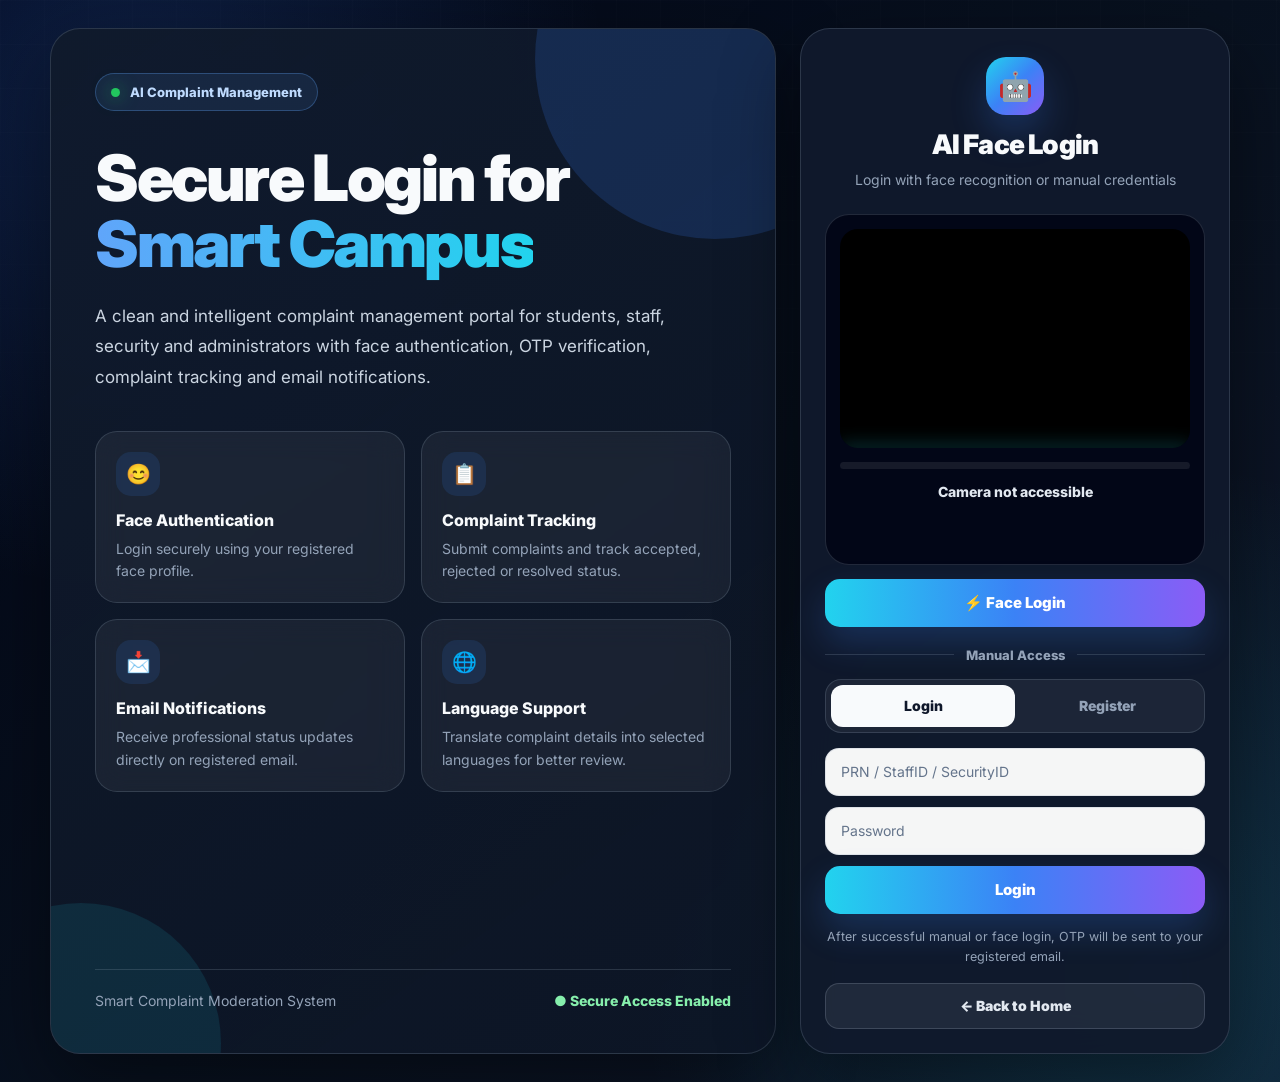
<file: templates/index.html>
<!DOCTYPE html>
<html lang="en">

<head>

    <meta charset="UTF-8">

    <meta name="viewport" content="width=device-width, initial-scale=1.0, maximum-scale=1.0">

    <title>AI Face Login</title>

    <link href="https://fonts.googleapis.com/css2?family=Inter:wght@400;500;600;700;800;900&display=swap"
        rel="stylesheet">

    <style>
        /* ================= GLOBAL RESET ================= */

        * {
            margin: 0;
            padding: 0;
            box-sizing: border-box;
        }

        html {
            width: 100%;
            min-height: 100%;
            scroll-behavior: smooth;
        }

        body {
            width: 100%;
            min-height: 100vh;
            font-family: "Inter", sans-serif;
            background: #08111f;
            color: #f8fafc;
            overflow-x: hidden;
        }

        button,
        input,
        select {
            font-family: inherit;
        }

        button {
            border: none;
            cursor: pointer;
        }

        img,
        video {
            max-width: 100%;
        }

        :root {
            --bg-main: #08111f;
            --bg-card: #101a2c;
            --bg-card-2: #0d1626;
            --bg-input: #f8fafc;
            --border: rgba(148, 163, 184, 0.22);
            --border-strong: rgba(148, 163, 184, 0.35);
            --text-main: #f8fafc;
            --text-soft: #cbd5e1;
            --text-muted: #94a3b8;
            --blue: #3b82f6;
            --cyan: #22d3ee;
            --green: #22c55e;
            --red: #ef4444;
            --orange: #f59e0b;
            --purple: #8b5cf6;
            --shadow: 0 28px 80px rgba(0, 0, 0, 0.45);
            --radius-xl: 30px;
            --radius-lg: 22px;
            --radius-md: 16px;
        }

        /* ================= BACKGROUND ================= */

        .app-bg {
            min-height: 100vh;
            width: 100%;
            position: relative;
            background:
                radial-gradient(circle at 10% 10%, rgba(59, 130, 246, 0.20), transparent 32%),
                radial-gradient(circle at 90% 90%, rgba(34, 211, 238, 0.16), transparent 34%),
                linear-gradient(135deg, #020617 0%, #08111f 52%, #0f172a 100%);
            padding: 28px;
            display: flex;
            align-items: center;
            justify-content: center;
        }

        .app-bg::before {
            content: "";
            position: fixed;
            inset: 0;
            pointer-events: none;
            background-image:
                linear-gradient(rgba(255, 255, 255, 0.035) 1px, transparent 1px),
                linear-gradient(90deg, rgba(255, 255, 255, 0.035) 1px, transparent 1px);
            background-size: 44px 44px;
            opacity: 0.45;
            mask-image: linear-gradient(to bottom, rgba(0, 0, 0, 0.85), transparent);
        }

        /* ================= MAIN LAYOUT ================= */

        .login-shell {
            width: 100%;
            max-width: 1180px;
            position: relative;
            z-index: 2;
            display: grid;
            grid-template-columns: minmax(0, 1fr) 430px;
            gap: 24px;
            align-items: stretch;
        }

        /* ================= LEFT INFO PANEL ================= */

        .info-panel {
            min-height: 690px;
            border-radius: var(--radius-xl);
            border: 1px solid var(--border);
            background:
                linear-gradient(145deg, rgba(16, 26, 44, 0.96), rgba(13, 22, 38, 0.86));
            box-shadow: var(--shadow);
            padding: 44px;
            position: relative;
            overflow: hidden;
            display: flex;
            flex-direction: column;
            justify-content: space-between;
        }

        .info-panel::before {
            content: "";
            position: absolute;
            width: 360px;
            height: 360px;
            border-radius: 50%;
            top: -150px;
            right: -120px;
            background: rgba(59, 130, 246, 0.18);
        }

        .info-panel::after {
            content: "";
            position: absolute;
            width: 280px;
            height: 280px;
            border-radius: 50%;
            bottom: -130px;
            left: -110px;
            background: rgba(34, 211, 238, 0.11);
        }

        .info-content {
            position: relative;
            z-index: 2;
        }

        .brand-badge {
            width: fit-content;
            display: inline-flex;
            align-items: center;
            gap: 10px;
            padding: 10px 15px;
            border-radius: 999px;
            border: 1px solid rgba(96, 165, 250, 0.30);
            background: rgba(96, 165, 250, 0.10);
            color: #bfdbfe;
            font-size: 13px;
            font-weight: 800;
            margin-bottom: 34px;
        }

        .brand-dot {
            width: 9px;
            height: 9px;
            border-radius: 50%;
            background: var(--green);
            box-shadow: 0 0 18px rgba(34, 197, 94, 0.75);
        }

        .main-title {
            max-width: 720px;
            font-size: clamp(42px, 5vw, 68px);
            line-height: 1.03;
            letter-spacing: -2.4px;
            font-weight: 900;
            margin-bottom: 24px;
        }

        .main-title span {
            background: linear-gradient(90deg, #60a5fa, #22d3ee);
            -webkit-background-clip: text;
            color: transparent;
        }

        .main-desc {
            max-width: 680px;
            color: var(--text-soft);
            font-size: 17px;
            line-height: 1.8;
        }

        .feature-grid {
            position: relative;
            z-index: 2;
            display: grid;
            grid-template-columns: repeat(2, minmax(0, 1fr));
            gap: 16px;
            margin-top: 38px;
        }

        .feature-card {
            border-radius: 22px;
            padding: 20px;
            border: 1px solid var(--border);
            background: rgba(255, 255, 255, 0.055);
            backdrop-filter: blur(14px);
            transition: 0.25s ease;
        }

        .feature-card:hover {
            transform: translateY(-4px);
            background: rgba(255, 255, 255, 0.075);
            border-color: rgba(96, 165, 250, 0.35);
        }

        .feature-icon {
            width: 44px;
            height: 44px;
            border-radius: 15px;
            display: flex;
            align-items: center;
            justify-content: center;
            margin-bottom: 14px;
            font-size: 20px;
            background: rgba(59, 130, 246, 0.13);
            color: #93c5fd;
        }

        .feature-card h3 {
            font-size: 16px;
            font-weight: 800;
            margin-bottom: 8px;
        }

        .feature-card p {
            color: var(--text-muted);
            font-size: 14px;
            line-height: 1.6;
        }

        .info-footer {
            position: relative;
            z-index: 2;
            display: flex;
            align-items: center;
            justify-content: space-between;
            gap: 14px;
            margin-top: 34px;
            padding-top: 22px;
            border-top: 1px solid var(--border);
            color: var(--text-muted);
            font-size: 14px;
        }

        .secure-status {
            display: inline-flex;
            align-items: center;
            gap: 8px;
            color: #86efac;
            font-weight: 800;
        }

        /* ================= AUTH CARD ================= */

        .auth-card {
            min-height: 690px;
            border-radius: var(--radius-xl);
            border: 1px solid var(--border);
            background: rgba(16, 26, 44, 0.96);
            box-shadow: var(--shadow);
            padding: 24px;
            backdrop-filter: blur(20px);
            display: flex;
            flex-direction: column;
        }

        .mobile-heading {
            display: none;
            text-align: center;
            margin-bottom: 18px;
        }

        .mobile-heading h1 {
            font-size: 30px;
            line-height: 1.1;
            font-weight: 900;
            letter-spacing: -1px;
        }

        .mobile-heading h1 span {
            color: #60a5fa;
        }

        .mobile-heading p {
            margin-top: 8px;
            color: var(--text-muted);
            font-size: 14px;
            line-height: 1.5;
        }

        .auth-header {
            text-align: center;
            padding: 4px 0 16px;
        }

        .auth-logo {
            width: 58px;
            height: 58px;
            margin: 0 auto 13px;
            border-radius: 20px;
            background: linear-gradient(135deg, #22d3ee, #3b82f6, #8b5cf6);
            display: flex;
            align-items: center;
            justify-content: center;
            font-size: 28px;
            box-shadow: 0 18px 36px rgba(59, 130, 246, 0.24);
        }

        .auth-header h2 {
            font-size: 27px;
            font-weight: 900;
            letter-spacing: -0.8px;
        }

        .auth-header p {
            color: var(--text-muted);
            font-size: 14px;
            margin-top: 8px;
            line-height: 1.5;
        }

        /* ================= CAMERA ================= */

        .camera-card {
            border: 1px solid var(--border);
            background: #020617;
            border-radius: 24px;
            padding: 14px;
            margin-top: 8px;
            overflow: hidden;
        }

        .video-box {
            position: relative;
            border-radius: 18px;
            overflow: hidden;
            background: #000;
            aspect-ratio: 16 / 10;
        }

        video {
            display: block;
            width: 100%;
            height: 100%;
            object-fit: cover;
            background: #000;
        }

        .scan-line {
            position: absolute;
            left: 0;
            width: 100%;
            height: 3px;
            background: linear-gradient(90deg, transparent, #22d3ee, transparent);
            box-shadow: 0 0 18px rgba(34, 211, 238, 0.85);
            animation: scan 2.4s linear infinite;
        }

        @keyframes scan {
            0% {
                top: 0;
            }

            100% {
                top: 100%;
            }
        }

        .progress-track {
            height: 7px;
            width: 100%;
            border-radius: 999px;
            background: rgba(255, 255, 255, 0.08);
            margin-top: 14px;
            overflow: hidden;
        }

        .progress-fill {
            height: 100%;
            width: 0%;
            border-radius: 999px;
            background: linear-gradient(90deg, #22d3ee, #3b82f6);
            transition: 0.2s ease;
        }

        #status {
            text-align: center;
            margin: 14px 0 0;
            font-weight: 800;
            color: #e2e8f0;
            font-size: 14px;
        }

        #otpStatus {
            min-height: 20px;
            margin-top: 8px;
            font-size: 13px;
            text-align: center;
            font-weight: 700;
        }

        #timerText {
            min-height: 18px;
            margin-top: 4px;
            font-size: 12px;
            color: var(--text-muted);
            text-align: center;
        }

        /* ================= BUTTONS ================= */

        .primary-btn {
            width: 100%;
            min-height: 48px;
            border-radius: 15px;
            color: white;
            font-size: 15px;
            font-weight: 850;
            background: linear-gradient(90deg, #22d3ee, #3b82f6, #8b5cf6);
            box-shadow: 0 16px 34px rgba(59, 130, 246, 0.22);
            transition: 0.22s ease;
        }

        .primary-btn:hover {
            transform: translateY(-2px);
            filter: brightness(1.07);
        }

        .primary-btn:active {
            transform: translateY(0);
        }

        .face-btn {
            margin-top: 14px;
        }

        .secondary-btn {
            width: 100%;
            min-height: 46px;
            border-radius: 14px;
            color: #e2e8f0;
            background: rgba(255, 255, 255, 0.08);
            border: 1px solid var(--border);
            font-size: 14px;
            font-weight: 850;
            transition: 0.22s ease;
        }

        .secondary-btn:hover:not(:disabled) {
            background: rgba(255, 255, 255, 0.13);
        }

        .secondary-btn:disabled {
            opacity: 0.45;
            cursor: not-allowed;
        }

        .admin-login-btn {
            width: 100%;
            min-height: 48px;
            margin-bottom: 15px;
            border-radius: 15px;
            color: #ffffff;
            font-size: 15px;
            font-weight: 900;
            background: linear-gradient(90deg, #2563eb, #7c3aed);
            box-shadow: 0 16px 34px rgba(37, 99, 235, 0.22);
            transition: 0.22s ease;
        }

        .admin-login-btn:hover {
            transform: translateY(-2px);
            filter: brightness(1.08);
        }

        /* ================= FORMS ================= */

        .divider {
            display: flex;
            align-items: center;
            gap: 12px;
            margin: 20px 0 16px;
            color: var(--text-muted);
            font-size: 13px;
            font-weight: 800;
        }

        .divider::before,
        .divider::after {
            content: "";
            height: 1px;
            flex: 1;
            background: var(--border);
        }

        .tabs {
            display: grid;
            grid-template-columns: 1fr 1fr;
            padding: 5px;
            border-radius: 16px;
            border: 1px solid var(--border);
            background: rgba(255, 255, 255, 0.055);
            margin-bottom: 15px;
        }

        .tab-btn {
            min-height: 42px;
            border-radius: 12px;
            background: transparent;
            color: var(--text-muted);
            font-size: 14px;
            font-weight: 850;
            transition: 0.2s ease;
        }

        .tab-btn.active {
            background: #f8fafc;
            color: #0f172a;
        }

        .form-section {
            display: none;
            animation: fadeUp 0.25s ease;
        }

        .form-section.active {
            display: block;
        }

        @keyframes fadeUp {
            from {
                opacity: 0;
                transform: translateY(8px);
            }

            to {
                opacity: 1;
                transform: translateY(0);
            }
        }

        .input-group {
            display: flex;
            flex-direction: column;
            gap: 11px;
        }

        input,
        select {
            width: 100%;
            height: 48px;
            border-radius: 14px;
            border: 1px solid rgba(148, 163, 184, 0.22);
            background: rgba(255, 255, 255, 0.96);
            color: #0f172a;
            padding: 0 15px;
            font-size: 14px;
            outline: none;
        }

        input::placeholder {
            color: #64748b;
        }

        input:focus,
        select:focus {
            border-color: var(--cyan);
            box-shadow: 0 0 0 4px rgba(34, 211, 238, 0.16);
        }

        .help-text {
            color: var(--text-muted);
            text-align: center;
            font-size: 12.5px;
            line-height: 1.6;
            margin-top: 13px;
        }

        .register-note {
            padding: 12px 14px;
            border-radius: 16px;
            background: rgba(34, 197, 94, 0.08);
            border: 1px solid rgba(34, 197, 94, 0.18);
            color: #bbf7d0;
            font-size: 12.5px;
            line-height: 1.6;
            margin-bottom: 12px;
        }

        /* ================= OTP BLOCKS ================= */

        .otp-section {
            width: 100%;
            margin-top: 6px;
            padding: 16px;
            border-radius: 20px;
            background: rgba(15, 23, 42, 0.78);
            border: 1px solid rgba(148, 163, 184, 0.22);
            box-shadow:
                inset 0 1px 0 rgba(255, 255, 255, 0.04),
                0 18px 40px rgba(0, 0, 0, 0.22);
            display: none;
            animation: fadeUp 0.25s ease;
        }

        .otp-section.show {
            display: block;
        }

        .otp-small-title {
            margin: 0 0 12px;
            text-align: center;
            color: #e5e7eb;
            font-size: 14px;
            font-weight: 900;
            letter-spacing: 0.3px;
        }

        .otp-box-container {
            display: flex;
            justify-content: center;
            gap: 8px;
        }

        .otp-box {
            width: 46px;
            height: 54px;
            border: 1.5px solid rgba(148, 163, 184, 0.35);
            border-radius: 15px;
            background: rgba(2, 6, 23, 0.75);
            color: #ffffff;
            text-align: center;
            font-size: 23px;
            font-weight: 900;
            outline: none;
            transition: 0.25s ease;
            padding: 0;
            box-shadow:
                0 10px 24px rgba(0, 0, 0, 0.25),
                inset 0 1px 0 rgba(255, 255, 255, 0.05);
        }

        .otp-box:focus {
            border-color: #22d3ee;
            box-shadow:
                0 0 0 4px rgba(34, 211, 238, 0.14),
                0 0 25px rgba(34, 211, 238, 0.28);
            transform: translateY(-2px);
        }

        .otp-box.filled {
            border-color: #22c55e;
            background: rgba(20, 83, 45, 0.45);
            color: #dcfce7;
        }

        .otp-box.error {
            border-color: #ef4444;
            background: rgba(127, 29, 29, 0.42);
            color: #fee2e2;
            animation: shake 0.25s ease;
        }

        .otp-msg {
            min-height: 20px;
            margin: 12px 0 0;
            text-align: center;
            font-size: 13px;
            font-weight: 800;
        }

        .otp-msg.success {
            color: #86efac;
        }

        .otp-msg.error {
            color: #fca5a5;
        }

        .otp-msg.info {
            color: #67e8f9;
        }

        .otp-resend-btn {
            width: 100%;
            margin-top: 13px;
            padding: 13px;
            border: none;
            border-radius: 15px;
            background: rgba(30, 41, 59, 0.92);
            color: #e5e7eb;
            font-size: 14px;
            font-weight: 900;
            cursor: pointer;
            transition: 0.25s ease;
            border: 1px solid rgba(148, 163, 184, 0.22);
        }

        .otp-resend-btn:hover:not(:disabled) {
            background: linear-gradient(135deg, #22d3ee, #d946ef);
            color: white;
            transform: translateY(-2px);
        }

        .otp-resend-btn:disabled {
            opacity: 0.45;
            cursor: not-allowed;
        }

        @keyframes shake {
            0% {
                transform: translateX(0);
            }

            25% {
                transform: translateX(-4px);
            }

            50% {
                transform: translateX(4px);
            }

            75% {
                transform: translateX(-4px);
            }

            100% {
                transform: translateX(0);
            }
        }


        /* ================= BACK TO HOME BUTTON ================= */

        .back-home-wrap {
            width: 100%;
            margin-top: 16px;
        }

        .back-home-btn {
            width: 100%;
            min-height: 46px;
            border-radius: 14px;
            border: 1px solid rgba(148, 163, 184, 0.25);
            background: rgba(255, 255, 255, 0.07);
            color: #e2e8f0;
            font-size: 14px;
            font-weight: 900;
            cursor: pointer;
            transition: 0.25s ease;
        }

        .back-home-btn:hover {
            background: rgba(59, 130, 246, 0.18);
            border-color: rgba(96, 165, 250, 0.55);
            color: #ffffff;
            transform: translateY(-2px);
            box-shadow: 0 14px 30px rgba(37, 99, 235, 0.18);
        }

        /* ================= RESPONSIVE PC / TABLET ================= */

        @media(max-width: 1100px) {

            .app-bg {
                padding: 22px;
                align-items: flex-start;
            }

            .login-shell {
                grid-template-columns: 1fr;
                max-width: 760px;
            }

            .info-panel {
                min-height: auto;
            }

            .auth-card {
                min-height: auto;
            }

            .main-title {
                font-size: clamp(38px, 7vw, 58px);
            }

        }

        /* ================= MOBILE ================= */

        @media(max-width: 720px) {

            .app-bg {
                padding: 14px;
                min-height: 100dvh;
            }

            .login-shell {
                max-width: 100%;
                gap: 0;
            }

            .info-panel {
                display: none;
            }

            .auth-card {
                width: 100%;
                min-height: auto;
                border-radius: 24px;
                padding: 18px;
            }

            .mobile-heading {
                display: block;
            }

            .auth-logo {
                width: 52px;
                height: 52px;
                border-radius: 18px;
                font-size: 25px;
            }

            .auth-header h2 {
                font-size: 24px;
            }

            .auth-header p {
                font-size: 13px;
            }

            .camera-card {
                border-radius: 20px;
                padding: 12px;
            }

            .video-box {
                border-radius: 15px;
                aspect-ratio: 4 / 3;
            }

            .primary-btn,
            .secondary-btn,
            input,
            select {
                min-height: 46px;
                height: 46px;
                font-size: 14px;
            }

            .otp-box-container {
                gap: 7px;
            }

            .otp-box {
                width: 42px;
                height: 52px;
                font-size: 21px;
                border-radius: 13px;
            }

        }

        /* ================= SMALL MOBILE ================= */

        @media(max-width: 420px) {

            .app-bg {
                padding: 10px;
            }

            .auth-card {
                border-radius: 20px;
                padding: 15px;
            }

            .mobile-heading h1 {
                font-size: 26px;
            }

            .auth-header h2 {
                font-size: 22px;
            }

            .tabs {
                margin-bottom: 12px;
            }

            .divider {
                margin: 16px 0 13px;
            }

            .input-group {
                gap: 10px;
            }

            .otp-section {
                padding: 14px;
            }

            .otp-box-container {
                gap: 6px;
            }

            .otp-box {
                width: 36px;
                height: 48px;
                font-size: 19px;
                border-radius: 12px;
            }

        }
    </style>

</head>

<body>

    <main class="app-bg">

        <div class="login-shell">

            <!-- ================= LEFT PANEL FOR PC ================= -->
            <section class="info-panel">

                <div class="info-content">

                    <div class="brand-badge">
                        <span class="brand-dot"></span>
                        AI Complaint Management
                    </div>

                    <h1 class="main-title">
                        Secure Login for <span>Smart Campus</span>
                    </h1>

                    <p class="main-desc">
                        A clean and intelligent complaint management portal for students, staff,
                        security and administrators with face authentication, OTP verification,
                        complaint tracking and email notifications.
                    </p>

                    <div class="feature-grid">

                        <div class="feature-card">
                            <div class="feature-icon">😊</div>
                            <h3>Face Authentication</h3>
                            <p>
                                Login securely using your registered face profile.
                            </p>
                        </div>

                        <div class="feature-card">
                            <div class="feature-icon">📋</div>
                            <h3>Complaint Tracking</h3>
                            <p>
                                Submit complaints and track accepted, rejected or resolved status.
                            </p>
                        </div>

                        <div class="feature-card">
                            <div class="feature-icon">📩</div>
                            <h3>Email Notifications</h3>
                            <p>
                                Receive professional status updates directly on registered email.
                            </p>
                        </div>

                        <div class="feature-card">
                            <div class="feature-icon">🌐</div>
                            <h3>Language Support</h3>
                            <p>
                                Translate complaint details into selected languages for better review.
                            </p>
                        </div>

                    </div>

                </div>

                <div class="info-footer">

                    <span>
                        Smart Complaint Moderation System
                    </span>

                    <span class="secure-status">
                        ● Secure Access Enabled
                    </span>

                </div>

            </section>

            <!-- ================= RIGHT LOGIN CARD ================= -->
            <section class="auth-card">

                <div class="mobile-heading">

                    <h1>
                        AI <span>Complaint</span>
                    </h1>

                    <p>
                        Face login and complaint management portal
                    </p>

                </div>

                <div class="auth-header">

                    <div class="auth-logo">
                        🤖
                    </div>

                    <h2>
                        AI Face Login
                    </h2>

                    <p>
                        Login with face recognition or manual credentials
                    </p>

                </div>

                <div class="camera-card">

                    <div class="video-box">

                        <video id="video" autoplay muted playsinline>
                        </video>

                        <div class="scan-line"></div>

                    </div>

                    <div class="progress-track">
                        <div id="fill" class="progress-fill">
                        </div>
                    </div>

                    <p id="status">
                        Ready
                    </p>

                    <p id="otpStatus"></p>

                    <p id="timerText"></p>

                </div>

                <button class="primary-btn face-btn" onclick="faceLogin()">
                    ⚡ Face Login
                </button>

                <div class="divider">
                    Manual Access
                </div>

                <div class="tabs">

                    <button class="tab-btn active" id="loginTab" onclick="showTab('login')">
                        Login
                    </button>

                    <button class="tab-btn" id="registerTab" onclick="showTab('register')">
                        Register
                    </button>

                </div>



                <!-- ================= LOGIN SECTION ================= -->
                <div class="form-section active" id="loginSection">

                    <div class="input-group">

                        <input id="identifier" autocomplete="username" placeholder="PRN / StaffID / SecurityID">

                        <input id="password" type="password" autocomplete="current-password" placeholder="Password">

                        <button class="primary-btn" onclick="manualLogin()">
                            Login
                        </button>

                        <!-- LOGIN OTP BLOCKS -->
                        <div id="loginOtpSection" class="otp-section">

                            <p class="otp-small-title">
                                Enter Login OTP
                            </p>

                            <div class="otp-box-container">

                                <input type="text" maxlength="1" class="otp-box login-otp" inputmode="numeric">
                                <input type="text" maxlength="1" class="otp-box login-otp" inputmode="numeric">
                                <input type="text" maxlength="1" class="otp-box login-otp" inputmode="numeric">
                                <input type="text" maxlength="1" class="otp-box login-otp" inputmode="numeric">
                                <input type="text" maxlength="1" class="otp-box login-otp" inputmode="numeric">
                                <input type="text" maxlength="1" class="otp-box login-otp" inputmode="numeric">

                            </div>

                            <p id="loginOtpMsg" class="otp-msg">
                            </p>

                            <button class="otp-resend-btn" id="resendBtn" onclick="resendOTP()" disabled>
                                Resend OTP
                            </button>

                        </div>

                    </div>

                    <p class="help-text">
                        After successful manual or face login, OTP will be sent to your registered email.
                    </p>

                </div>

                <!-- ================= REGISTER SECTION ================= -->
                <!-- ================= REGISTER SECTION ================= -->
                <div class="form-section" id="registerSection">

                    <div class="register-note">
                        Keep your face clearly visible while registering. This face will be used for future login.
                    </div>

                    <div class="input-group">

                        <input id="name" autocomplete="name" placeholder="Full Name">

                        <input id="identifier_reg" autocomplete="off" placeholder="PRN / StaffID / SecurityID">

                        <input id="email" type="email" autocomplete="email" placeholder="Email">

                        <input id="password_reg" type="password" autocomplete="new-password" placeholder="Password">

                        <!-- IMPORTANT: role is auto-filled from URL /login/student -->
                        <input type="hidden" id="role" value="{{ role }}">

                        <select id="department">
                            <option value="">Select Department</option>
                            <option value="Computer Science">Computer Science</option>
                            <option value="Information Technology">Information Technology</option>
                            <option value="Civil">Civil</option>
                            <option value="Mechanical">Mechanical</option>
                            <option value="Electrical">Electrical</option>
                            <option value="Electronics">Electronics</option>
                            <option value="General">General</option>
                        </select>

                        <select id="course">
                            <option value="">Select Course</option>
                            <option value="Diploma">Diploma</option>
                            <option value="B.Tech">B.Tech</option>
                            <option value="M.Tech">M.Tech</option>
                            <option value="Staff">Staff</option>
                            <option value="Security">Security</option>
                            <option value="Other">Other</option>
                        </select>

                        <button type="button" class="primary-btn" id="sendRegisterOtpBtn" onclick="sendRegisterOTP()">
                            Send OTP
                        </button>

                        <!-- REGISTER OTP BLOCKS -->
                        <div id="registerOtpSection" class="otp-section">

                            <p class="otp-small-title">
                                Enter Registration OTP
                            </p>

                            <div class="otp-box-container">

                                <input type="text" maxlength="1" class="otp-box register-otp" inputmode="numeric">
                                <input type="text" maxlength="1" class="otp-box register-otp" inputmode="numeric">
                                <input type="text" maxlength="1" class="otp-box register-otp" inputmode="numeric">
                                <input type="text" maxlength="1" class="otp-box register-otp" inputmode="numeric">
                                <input type="text" maxlength="1" class="otp-box register-otp" inputmode="numeric">
                                <input type="text" maxlength="1" class="otp-box register-otp" inputmode="numeric">

                            </div>

                            <p id="registerOtpMsg" class="otp-msg">
                            </p>

                        </div>

                    </div>

                </div>

                <div class="back-home-wrap">
                    <button type="button" class="back-home-btn" onclick="goHome()">
                        ← Back to Home
                    </button>
                </div>

            </section>

        </div>

    </main>

<script>

        // ================= INIT =================

        const video = document.getElementById("video");

        const fill = document.getElementById("fill");

        const statusText = document.getElementById("status");

        const otpStatus = document.getElementById("otpStatus");

        let otpTimer;

        let countdown = 30;

        let loginAttempts = 0;

        // ================= ADMIN LOGIN =================

        function openAdminLogin() {

            localStorage.setItem("role", "admin");

            window.location.href = "/admin";

        }

        // ================= BACK TO HOME =================

        function goHome() {

            localStorage.removeItem("role");

            window.location.href = "/";

        }

        // ================= TAB SWITCH =================

        function showTab(type) {

            const loginSection =
                document.getElementById("loginSection");

            const registerSection =
                document.getElementById("registerSection");

            const loginTab =
                document.getElementById("loginTab");

            const registerTab =
                document.getElementById("registerTab");

            if (type === "login") {

                loginSection.classList.add("active");

                registerSection.classList.remove("active");

                loginTab.classList.add("active");

                registerTab.classList.remove("active");

            } else {

                registerSection.classList.add("active");

                loginSection.classList.remove("active");

                registerTab.classList.add("active");

                loginTab.classList.remove("active");

            }

        }

        // ================= CAMERA =================

        function startCamera() {

            if (!navigator.mediaDevices || !navigator.mediaDevices.getUserMedia) {

                statusText.innerText =
                    "Camera not supported";

                alert("Camera not supported on this browser ❌");

                return;

            }

            navigator.mediaDevices.getUserMedia({
                video: {
                    facingMode: "user",
                    width: {
                        ideal: 640
                    },
                    height: {
                        ideal: 480
                    }
                },
                audio: false
            })
            .then(stream => {

                video.srcObject =
                    stream;

                statusText.innerText =
                    "Camera Ready";

            })
            .catch(err => {

                console.error("CAMERA ERROR:", err);

                statusText.innerText =
                    "Camera not accessible";

                alert("Camera not accessible ❌");

            });

        }

        startCamera();

        // ================= CAPTURE =================

        function capture() {

            if (!video) {

                return null;

            }

            const canvas =
                document.createElement("canvas");

            const width =
                video.videoWidth || 640;

            const height =
                video.videoHeight || 480;

            canvas.width =
                width;

            canvas.height =
                height;

            canvas
                .getContext("2d")
                .drawImage(video, 0, 0, width, height);

            return canvas.toDataURL("image/jpeg", 0.85);

        }

        // ================= ROLE AUTO REDIRECT =================

        const urlRole =
            window.location.pathname.split("/").pop();

        const storedRole =
            localStorage.getItem("role");

        if (
            storedRole &&
            storedRole !== "admin" &&
            urlRole &&
            urlRole !== storedRole &&
            window.location.pathname.includes("/login/")
        ) {

            window.location.href =
                "/login/" + storedRole;

        }

        // ================= TIMER =================

        function startTimer() {

            const resendBtn =
                document.getElementById("resendBtn");

            const timerText =
                document.getElementById("timerText");

            if (!resendBtn || !timerText) {

                return;

            }

            countdown =
                30;

            resendBtn.disabled =
                true;

            clearInterval(otpTimer);

            timerText.innerText =
                "⏳ Resend in " + countdown + " sec";

            otpTimer =
                setInterval(() => {

                    countdown--;

                    timerText.innerText =
                        "⏳ Resend in " + countdown + " sec";

                    if (countdown <= 0) {

                        clearInterval(otpTimer);

                        resendBtn.disabled =
                            false;

                        timerText.innerText =
                            "You can resend OTP";

                    }

                }, 1000);

        }

        // ================= OTP BLOCK SYSTEM =================

        function setupOtpBoxes(type) {

            const boxes =
                document.querySelectorAll("." + type + "-otp");

            boxes.forEach((box, index) => {

                box.addEventListener("input", function () {

                    this.value =
                        this.value.replace(/[^0-9]/g, "");

                    if (this.value !== "") {

                        this.classList.add("filled");

                        this.classList.remove("error");

                        if (index < boxes.length - 1) {

                            boxes[index + 1].focus();

                        }

                    }

                    const otp =
                        getOtpValue(type);

                    if (otp.length === 6) {

                        if (type === "login") {

                            verifyLoginOTPAuto(otp);

                        }

                        if (type === "register") {

                            verifyRegisterAuto(otp);

                        }

                    }

                });

                box.addEventListener("keydown", function (e) {

                    if (
                        e.key === "Backspace" &&
                        this.value === "" &&
                        index > 0
                    ) {

                        boxes[index - 1].focus();

                        boxes[index - 1].value =
                            "";

                        boxes[index - 1].classList.remove("filled");

                    }

                });

                box.addEventListener("paste", function (e) {

                    e.preventDefault();

                    let pasteData =
                        e.clipboardData
                            .getData("text")
                            .replace(/[^0-9]/g, "");

                    if (pasteData.length === 6) {

                        boxes.forEach((input, i) => {

                            input.value =
                                pasteData[i];

                            input.classList.add("filled");

                            input.classList.remove("error");

                        });

                        if (type === "login") {

                            verifyLoginOTPAuto(pasteData);

                        }

                        if (type === "register") {

                            verifyRegisterAuto(pasteData);

                        }

                    }

                });

            });

        }

        function getOtpValue(type) {

            let otp =
                "";

            document
                .querySelectorAll("." + type + "-otp")
                .forEach(box => {

                    otp +=
                        box.value;

                });

            return otp;

        }

        function resetOtpBoxes(type) {

            const boxes =
                document.querySelectorAll("." + type + "-otp");

            boxes.forEach(box => {

                box.value =
                    "";

                box.classList.remove("filled");

                box.classList.add("error");

            });

            setTimeout(() => {

                boxes.forEach(box => {

                    box.classList.remove("error");

                });

                if (boxes.length > 0) {

                    boxes[0].focus();

                }

            }, 350);

        }

        function clearOtpBoxes(type) {

            const boxes =
                document.querySelectorAll("." + type + "-otp");

            boxes.forEach(box => {

                box.value =
                    "";

                box.classList.remove("filled");

                box.classList.remove("error");

            });

            if (boxes.length > 0) {

                boxes[0].focus();

            }

        }

        function showOtpMsg(type, message, status) {

            const msg =
                document.getElementById(
                    type === "login" ? "loginOtpMsg" : "registerOtpMsg"
                );

            if (!msg) {

                return;

            }

            msg.innerText =
                message;

            msg.className =
                "otp-msg " + status;

        }

        function showOtpSection(type) {

            const section =
                document.getElementById(
                    type === "login" ? "loginOtpSection" : "registerOtpSection"
                );

            if (!section) {

                return;

            }

            section.classList.add("show");

            setTimeout(() => {

                const firstBox =
                    document.querySelector("." + type + "-otp");

                if (firstBox) {

                    firstBox.focus();

                }

            }, 250);

        }

        setupOtpBoxes("login");

        setupOtpBoxes("register");

        // ================= FACE LOGIN =================

        function faceLogin() {

            let progress =
                0;

            fill.style.width =
                "0%";

            statusText.innerText =
                "Scanning face...";

            const interval =
                setInterval(() => {

                    progress +=
                        10;

                    fill.style.width =
                        progress + "%";

                    if (progress >= 100) {

                        clearInterval(interval);

                        fetch('/login_face', {

                            method: 'POST',

                            headers: {
                                'Content-Type': 'application/json'
                            },

                            body: JSON.stringify({
                                image: capture()
                            })

                        })
                        .then(res => res.json())
                        .then(data => {

                            if (data.status === "success") {

                                localStorage.setItem("user", data.user || data.name);
                                localStorage.setItem("name", data.user || data.name);

                                localStorage.setItem("role", data.role);

                                localStorage.setItem("identifier", data.identifier);

                                statusText.innerText =
                                    "Face Matched ✅";

                                sendLoginOTP(data.identifier);

                            } else {

                                statusText.innerText =
                                data.message || "Face Not Matched ❌";

                            }

                        })
                        .catch(err => {

                            console.error(err);

                            statusText.innerText =
                                "Error ❌";

                        });

                    }

                }, 100);

        }

        // ================= MANUAL LOGIN =================

        function manualLogin() {

            const idInput =
                document.getElementById("identifier");

            const passInput =
                document.getElementById("password");

            if (!idInput || !passInput) {

                alert("Login fields missing ❌");

                return;

            }

            const idVal =
                idInput.value.trim();

            const passVal =
                passInput.value.trim();

            if (!idVal || !passVal) {

                alert("Enter credentials ❌");

                return;

            }

            statusText.innerText =
                "Checking credentials...";

            fetch('/login_password', {

                method: 'POST',

                headers: {
                    'Content-Type': 'application/json'
                },

                body: JSON.stringify({
                    identifier: idVal,
                    password: passVal
                })

            })
            .then(res => res.json())
            .then(data => {

                if (data.status === "success") {

                    localStorage.setItem("user", data.name);
                    localStorage.setItem("name", data.name);

                    localStorage.setItem("role", data.role);

                    localStorage.setItem("identifier", data.identifier);

                    statusText.innerText =
                        "Credentials Verified ✅";

                    sendLoginOTP(idVal);

                } else {

                    statusText.innerText =
                        "Invalid credentials ❌";

                    alert("Invalid credentials ❌");

                }

            })
            .catch(err => {

                console.error(err);

                statusText.innerText =
                    "Server error ❌";

                alert("Server error ❌");

            });

        }

        // ================= SEND LOGIN OTP =================

        function sendLoginOTP(identifier) {

            otpStatus.innerText =
                "📤 Sending OTP...";

            otpStatus.style.color =
                "#e2e8f0";

            showOtpSection("login");

            clearOtpBoxes("login");

            showOtpMsg(
                "login",
                "Sending OTP to your registered email...",
                "info"
            );

            fetch('/send_otp_login', {

                method: 'POST',

                headers: {
                    'Content-Type': 'application/json'
                },

                body: JSON.stringify({
                    identifier: identifier
                })

            })
            .then(res => res.json())
            .then(data => {

                if (data.status === "otp_sent") {

                    localStorage.setItem("email", data.email);

                    otpStatus.innerText =
                        "✅ OTP sent to email";

                    otpStatus.style.color =
                        "#86efac";

                    showOtpMsg(
                        "login",
                        "OTP sent successfully. Enter 6 digits.",
                        "success"
                    );

                    showOtpSection("login");

                    startTimer();

                } else {

                    otpStatus.innerText =
                        "❌ OTP send failed";

                    otpStatus.style.color =
                        "#fca5a5";

                    showOtpMsg(
                        "login",
                        "OTP send failed. Try again.",
                        "error"
                    );

                }

            })
            .catch(err => {

                console.error(err);

                otpStatus.innerText =
                    "❌ Server error";

                otpStatus.style.color =
                    "#fca5a5";

                showOtpMsg(
                    "login",
                    "Server error while sending OTP.",
                    "error"
                );

            });

        }

        // ================= VERIFY LOGIN OTP AUTO =================

        function verifyLoginOTPAuto(otpVal) {

            if (!otpVal || otpVal.length !== 6) {

                showOtpMsg(
                    "login",
                    "Enter complete 6 digit OTP.",
                    "error"
                );

                return;

            }

            otpStatus.innerText =
                "🔍 Verifying...";

            otpStatus.style.color =
                "#e2e8f0";

            showOtpMsg(
                "login",
                "Verifying OTP...",
                "info"
            );

            fetch('/verify_login', {

                method: 'POST',

                headers: {
                    'Content-Type': 'application/json'
                },

                body: JSON.stringify({
                    email: localStorage.getItem("email"),
                    otp: otpVal
                })

            })
            .then(res => res.json())
            .then(data => {

                if (data.status === "success") {

                    otpStatus.innerText =
                        "✅ Verified";

                    otpStatus.style.color =
                        "#86efac";

                    showOtpMsg(
                        "login",
                        "OTP verified. Opening dashboard...",
                        "success"
                    );

                    setTimeout(() => {

                        window.location.href =
                            "/dashboard/" + localStorage.getItem("user");

                    }, 650);

                } else if (data.status === "blocked") {

                    showOtpMsg(
                        "login",
                        "Too many attempts. Please try later.",
                        "error"
                    );

                    alert("🚨 Too many attempts!");

                } else if (data.status === "expired") {

                    showOtpMsg(
                        "login",
                        "OTP expired. Please resend OTP.",
                        "error"
                    );

                    resetOtpBoxes("login");

                } else {

                    loginAttempts++;

                    otpStatus.innerText =
                        "❌ Invalid OTP (" + loginAttempts + "/3)";

                    otpStatus.style.color =
                        "#fca5a5";

                    showOtpMsg(
                        "login",
                        "Invalid OTP. Try again.",
                        "error"
                    );

                    resetOtpBoxes("login");

                }

            })
            .catch(err => {

                console.error(err);

                otpStatus.innerText =
                    "❌ Error verifying OTP";

                otpStatus.style.color =
                    "#fca5a5";

                showOtpMsg(
                    "login",
                    "Error verifying OTP.",
                    "error"
                );

                resetOtpBoxes("login");

            });

        }

        // ================= OLD FUNCTION KEPT FOR SAFETY =================

        function verifyLoginOTP() {

            const otpVal =
                getOtpValue("login");

            verifyLoginOTPAuto(otpVal);

        }

        // ================= RESEND LOGIN OTP =================

        function resendOTP() {

            const identifier =
                localStorage.getItem("identifier");

            if (identifier) {

                sendLoginOTP(identifier);

            } else {

                alert("Please login first ❌");

            }

        }

        // ================= REGISTER HELPERS =================

        function getRegisterValue(id) {

            const element =
                document.getElementById(id);

            if (!element) {

                console.error("Missing register field:", id);

                alert("Missing field in index.html: " + id);

                return null;

            }

            return element.value.trim();

        }

        function setRegisterButtonLoading(isLoading) {

            const btn =
                document.getElementById("sendRegisterOtpBtn");

            if (!btn) {

                return;

            }

            btn.disabled =
                isLoading;

            btn.innerText =
                isLoading ? "Sending OTP..." : "Send OTP";

        }

        // ================= SEND REGISTER OTP =================

        function sendRegisterOTP() {

            const nameVal =
                getRegisterValue("name");

            const idVal =
                getRegisterValue("identifier_reg");

            const emailRaw =
                getRegisterValue("email");

            const passVal =
                getRegisterValue("password_reg");

            const roleRaw =
                getRegisterValue("role");

            const departmentVal =
                getRegisterValue("department");

            const courseVal =
                getRegisterValue("course");

            if (
                nameVal === null ||
                idVal === null ||
                emailRaw === null ||
                passVal === null ||
                roleRaw === null ||
                departmentVal === null ||
                courseVal === null
            ) {

                return;

            }

            const emailVal =
                emailRaw.toLowerCase();

            const roleVal =
                roleRaw.toLowerCase();

            if (
                !nameVal ||
                !idVal ||
                !emailVal ||
                !passVal ||
                !roleVal ||
                !departmentVal ||
                !courseVal
            ) {

                alert("Please fill all registration fields ❌");

                return;

            }

            // ================= ALLOW ALL EMAIL DOMAINS =================
            // Gmail, Outlook, Yahoo, college mail, etc.

            const emailPattern =
                /^[^\s@]+@[^\s@]+\.[^\s@]+$/;

            if (!emailPattern.test(emailVal)) {

                alert("Please enter a valid email address ❌");

                return;

            }

            setRegisterButtonLoading(true);

            otpStatus.innerText =
                "📤 Sending registration OTP...";

            otpStatus.style.color =
                "#e2e8f0";

            showOtpSection("register");

            clearOtpBoxes("register");

            showOtpMsg(
                "register",
                "Sending registration OTP...",
                "info"
            );

            fetch('/send_otp_register', {

                method: 'POST',

                headers: {
                    'Content-Type': 'application/json'
                },

                body: JSON.stringify({
                    name: nameVal,
                    identifier: idVal,
                    email: emailVal,
                    password: passVal,
                    role: roleVal,
                    department: departmentVal,
                    course: courseVal
                })

            })
            .then(res => res.json())
            .then(data => {

                console.log("REGISTER OTP RESPONSE:", data);

                setRegisterButtonLoading(false);

                if (data.status === "sent") {

                    otpStatus.innerText =
                        "✅ Registration OTP sent";

                    otpStatus.style.color =
                        "#86efac";

                    showOtpMsg(
                        "register",
                        "OTP sent successfully. Enter 6 digits.",
                        "success"
                    );

                    showOtpSection("register");

                    const firstOtp =
                        document.querySelector(".register-otp");

                    if (firstOtp) {

                        firstOtp.focus();

                    }

                } else if (data.status === "missing_fields") {

                    otpStatus.innerText =
                        "❌ All fields required";

                    otpStatus.style.color =
                        "#fca5a5";

                    showOtpMsg(
                        "register",
                        "Please fill all registration fields.",
                        "error"
                    );

                    alert("Please fill all registration fields ❌");

                    resetOtpBoxes("register");

                } else if (data.status === "invalid_email") {

                    otpStatus.innerText =
                        "❌ Invalid email";

                    otpStatus.style.color =
                        "#fca5a5";

                    showOtpMsg(
                        "register",
                        "Please enter a valid email address.",
                        "error"
                    );

                    alert("Please enter a valid email address ❌");

                    resetOtpBoxes("register");

                } else if (data.status === "prn_exists") {

                    otpStatus.innerText =
                        "❌ PRN already registered";

                    otpStatus.style.color =
                        "#fca5a5";

                    showOtpMsg(
                        "register",
                        "This PRN / Identifier is already registered.",
                        "error"
                    );

                    alert("PRN / Identifier already registered ❌");

                    resetOtpBoxes("register");

                } else if (data.status === "email_exists") {

                    otpStatus.innerText =
                        "❌ Email already registered";

                    otpStatus.style.color =
                        "#fca5a5";

                    showOtpMsg(
                        "register",
                        "This email is already registered.",
                        "error"
                    );

                    alert("Email already registered ❌");

                    resetOtpBoxes("register");

                } else if (data.status === "email_failed") {

                    otpStatus.innerText =
                        "❌ Failed to send OTP";

                    otpStatus.style.color =
                        "#fca5a5";

                    showOtpMsg(
                        "register",
                        "Failed to send OTP. Check Gmail App Password.",
                        "error"
                    );

                    alert("OTP email failed ❌");

                    resetOtpBoxes("register");

                } else {

                    otpStatus.innerText =
                        "❌ Failed to send OTP";

                    otpStatus.style.color =
                        "#fca5a5";

                    showOtpMsg(
                        "register",
                        "Failed to send OTP. Check server console.",
                        "error"
                    );

                    alert("OTP send failed ❌");

                    resetOtpBoxes("register");

                }

            })
            .catch(err => {

                console.error(err);

                setRegisterButtonLoading(false);

                otpStatus.innerText =
                    "❌ Server error";

                otpStatus.style.color =
                    "#fca5a5";

                showOtpMsg(
                    "register",
                    "Server error while sending OTP.",
                    "error"
                );

                alert("Server error while sending OTP ❌");

                resetOtpBoxes("register");

            });

        }

        // ================= VERIFY REGISTER AUTO =================

        function verifyRegisterAuto(otpVal) {

            const nameVal =
                getRegisterValue("name");

            const idVal =
                getRegisterValue("identifier_reg");

            const emailRaw =
                getRegisterValue("email");

            const passVal =
                getRegisterValue("password_reg");

            const roleRaw =
                getRegisterValue("role");

            const departmentVal =
                getRegisterValue("department");

            const courseVal =
                getRegisterValue("course");

            if (
                nameVal === null ||
                idVal === null ||
                emailRaw === null ||
                passVal === null ||
                roleRaw === null ||
                departmentVal === null ||
                courseVal === null
            ) {

                return;

            }

            const emailVal =
                emailRaw.toLowerCase();

            const roleVal =
                roleRaw.toLowerCase();

            if (
                !nameVal ||
                !idVal ||
                !emailVal ||
                !passVal ||
                !roleVal ||
                !departmentVal ||
                !courseVal ||
                !otpVal
            ) {

                showOtpMsg(
                    "register",
                    "Fill all fields before verifying OTP.",
                    "error"
                );

                alert("Fill all fields ❌");

                resetOtpBoxes("register");

                return;

            }

            const emailPattern =
                /^[^\s@]+@[^\s@]+\.[^\s@]+$/;

            if (!emailPattern.test(emailVal)) {

                showOtpMsg(
                    "register",
                    "Please enter a valid email address.",
                    "error"
                );

                alert("Please enter a valid email address ❌");

                resetOtpBoxes("register");

                return;

            }

            const faceImage =
                capture();

            if (!faceImage) {

                statusText.innerText =
                    "Face image required ❌";

                showOtpMsg(
                    "register",
                    "Camera image is required. Please allow camera.",
                    "error"
                );

                resetOtpBoxes("register");

                return;

            }

            statusText.innerText =
                "Registering face profile...";

            showOtpMsg(
                "register",
                "Verifying OTP and registering.",
                "info"
            );

            fetch('/verify_register', {

                method: 'POST',

                headers: {
                    'Content-Type': 'application/json'
                },

                body: JSON.stringify({
                    name: nameVal,
                    identifier: idVal,
                    email: emailVal,
                    password: passVal,
                    role: roleVal,
                    department: departmentVal,
                    course: courseVal,
                    image: faceImage,
                    otp: otpVal
                })

            })
            .then(res => res.json())
            .then(data => {

                console.log("REGISTER RESPONSE:", data);

                if (data.status === "registered") {

                    statusText.innerText =
                        "Registered Successfully ✅";

                    showOtpMsg(
                        "register",
                        "Registration successful. You can login now.",
                        "success"
                    );

                    setTimeout(() => {

                        location.reload();

                    }, 1000);

                } else if (data.status === "expired") {

                    statusText.innerText =
                        "OTP expired ⏰";

                    showOtpMsg(
                        "register",
                        "OTP expired. Please send OTP again.",
                        "error"
                    );

                    resetOtpBoxes("register");

                } else if (data.status === "invalid_email") {

                    statusText.innerText =
                        "Invalid email ❌";

                    showOtpMsg(
                        "register",
                        "Please enter a valid email address.",
                        "error"
                    );

                    resetOtpBoxes("register");

                } else if (data.status === "prn_exists") {

                    statusText.innerText =
                        "PRN already registered ❌";

                    showOtpMsg(
                        "register",
                        "This PRN / Identifier is already registered.",
                        "error"
                    );

                    resetOtpBoxes("register");

                } else if (data.status === "email_exists") {

                    statusText.innerText =
                        "Email already registered ❌";

                    showOtpMsg(
                        "register",
                        "This email is already registered.",
                        "error"
                    );

                    resetOtpBoxes("register");

                } else if (data.status === "image_required") {

                    statusText.innerText =
                        "Face image required ❌";

                    showOtpMsg(
                        "register",
                        "Camera image is required. Please allow camera.",
                        "error"
                    );

                    resetOtpBoxes("register");

                } else if (data.status === "missing_fields") {

                    statusText.innerText =
                        "All fields required ❌";

                    showOtpMsg(
                        "register",
                        "Please fill all registration fields.",
                        "error"
                    );

                    resetOtpBoxes("register");

                } else {

                    statusText.innerText =
                        "Invalid OTP ❌";

                    showOtpMsg(
                        "register",
                        "Invalid OTP. Try again.",
                        "error"
                    );

                    resetOtpBoxes("register");

                }

            })
            .catch(err => {

                console.error("VERIFY REGISTER ERROR:", err);

                statusText.innerText =
                    "Server error ❌";

                showOtpMsg(
                    "register",
                    "Server error while registering.",
                    "error"
                );

                resetOtpBoxes("register");

            });

        }

        // ================= OLD FUNCTION KEPT FOR SAFETY =================

        function verifyRegister() {

            const otpVal =
                getOtpValue("register");

            verifyRegisterAuto(otpVal);

        }

</script>

</body>

</html>
</file>
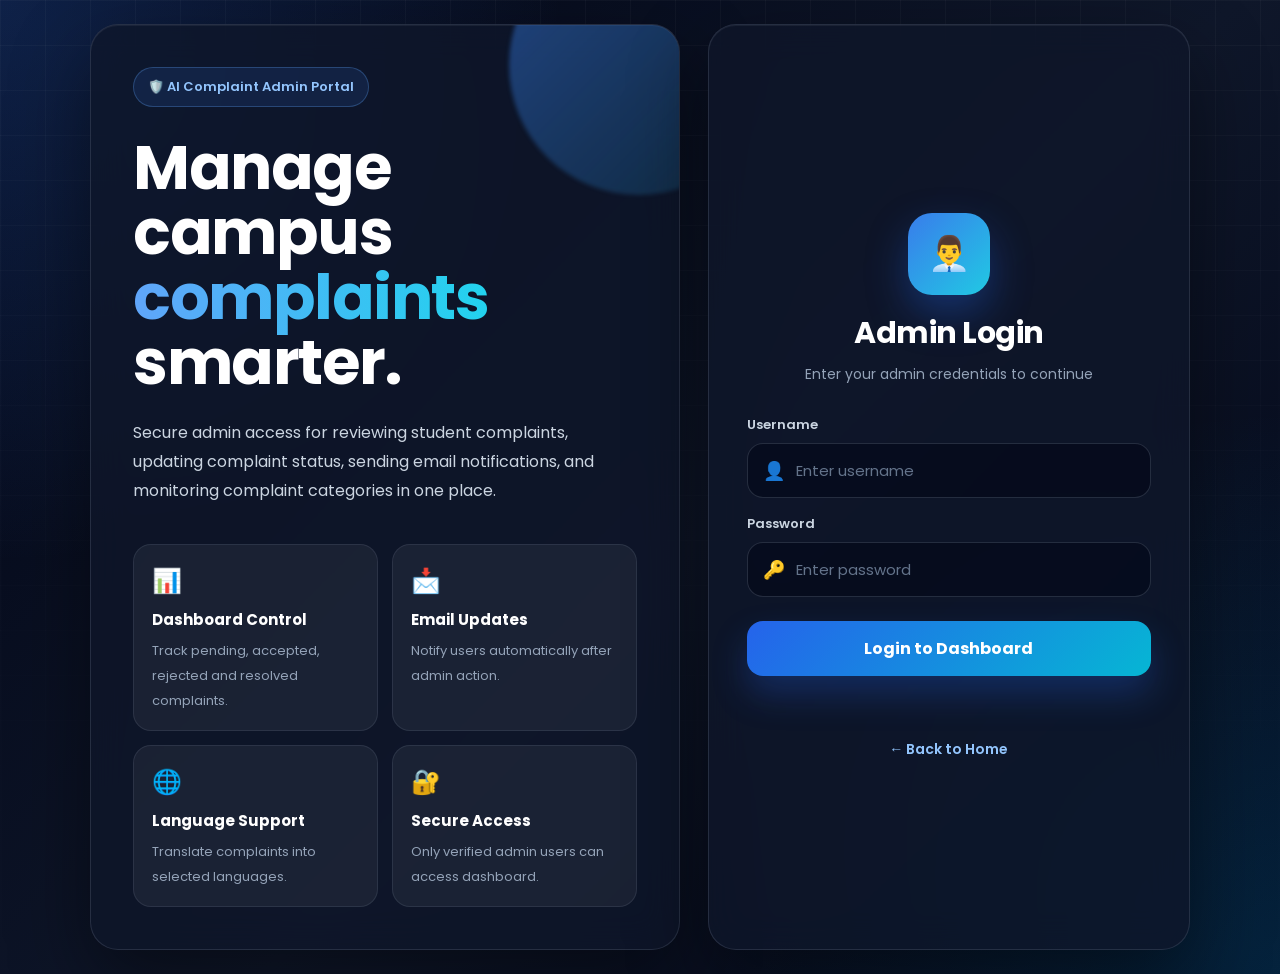
<file: templates/admin_login.html>
<!DOCTYPE html>
<html lang="en">
<head>
    <meta charset="UTF-8">

    <meta
        name="viewport"
        content="width=device-width, initial-scale=1.0">

    <title>
        Admin Login | AI Complaint System
    </title>

    <link
        href="https://fonts.googleapis.com/css2?family=Poppins:wght@400;500;600;700;800&display=swap"
        rel="stylesheet">

    <style>
        * {
            box-sizing: border-box;
            font-family: "Poppins", sans-serif;
        }

        body {
            margin: 0;
            min-height: 100vh;
            color: #ffffff;
            background:
                radial-gradient(circle at top left, rgba(59,130,246,0.22), transparent 35%),
                radial-gradient(circle at bottom right, rgba(14,165,233,0.18), transparent 35%),
                linear-gradient(135deg, #020617, #0f172a 55%, #020617);
            display: flex;
            align-items: center;
            justify-content: center;
            overflow-x: hidden;
            padding: 24px;
        }

        body::before {
            content: "";
            position: fixed;
            inset: 0;
            background-image:
                linear-gradient(rgba(255,255,255,0.04) 1px, transparent 1px),
                linear-gradient(90deg, rgba(255,255,255,0.04) 1px, transparent 1px);
            background-size: 45px 45px;
            mask-image: linear-gradient(to bottom, rgba(0,0,0,0.8), transparent);
            pointer-events: none;
        }

        .page {
            width: 100%;
            max-width: 1100px;
            display: grid;
            grid-template-columns: 1.1fr 0.9fr;
            gap: 28px;
            align-items: stretch;
            position: relative;
            z-index: 1;
        }

        .info-panel,
        .login-card {
            background: rgba(15, 23, 42, 0.78);
            border: 1px solid rgba(148, 163, 184, 0.18);
            box-shadow:
                0 30px 80px rgba(0,0,0,0.45),
                inset 0 1px 0 rgba(255,255,255,0.06);
            backdrop-filter: blur(18px);
            border-radius: 28px;
        }

        .info-panel {
            padding: 42px;
            min-height: 560px;
            position: relative;
            overflow: hidden;
        }

        .info-panel::after {
            content: "";
            position: absolute;
            width: 260px;
            height: 260px;
            right: -90px;
            top: -90px;
            background: linear-gradient(135deg, rgba(59,130,246,0.45), rgba(34,211,238,0.1));
            border-radius: 50%;
            filter: blur(2px);
        }

        .badge {
            display: inline-flex;
            align-items: center;
            gap: 8px;
            padding: 9px 14px;
            border-radius: 999px;
            background: rgba(59,130,246,0.12);
            border: 1px solid rgba(96,165,250,0.28);
            color: #93c5fd;
            font-weight: 600;
            font-size: 13px;
            margin-bottom: 28px;
        }

        .info-panel h1 {
            font-size: clamp(36px, 5vw, 62px);
            line-height: 1.05;
            margin: 0;
            letter-spacing: -1.5px;
        }

        .gradient-text {
            background: linear-gradient(90deg, #60a5fa, #22d3ee);
            -webkit-background-clip: text;
            color: transparent;
        }

        .info-panel p {
            color: #cbd5e1;
            line-height: 1.8;
            font-size: 16px;
            max-width: 620px;
            margin: 24px 0 0;
        }

        .features {
            display: grid;
            grid-template-columns: repeat(2, 1fr);
            gap: 14px;
            margin-top: 38px;
        }

        .feature {
            padding: 18px;
            border-radius: 18px;
            background: rgba(255,255,255,0.055);
            border: 1px solid rgba(148,163,184,0.14);
        }

        .feature-icon {
            font-size: 24px;
            margin-bottom: 10px;
        }

        .feature h3 {
            margin: 0 0 6px;
            font-size: 15px;
        }

        .feature span {
            color: #94a3b8;
            font-size: 13px;
            line-height: 1.5;
        }

        .login-card {
            padding: 38px;
            display: flex;
            flex-direction: column;
            justify-content: center;
        }

        .login-header {
            text-align: center;
            margin-bottom: 30px;
        }

        .admin-avatar {
            width: 82px;
            height: 82px;
            margin: 0 auto 16px;
            border-radius: 24px;
            background:
                linear-gradient(135deg, rgba(59,130,246,0.95), rgba(34,211,238,0.95));
            display: grid;
            place-items: center;
            font-size: 34px;
            box-shadow: 0 18px 40px rgba(37,99,235,0.35);
        }

        .login-header h2 {
            margin: 0;
            font-size: 30px;
            letter-spacing: -0.5px;
        }

        .login-header p {
            margin: 8px 0 0;
            color: #94a3b8;
            font-size: 14px;
        }

        .input-group {
            margin-bottom: 16px;
        }

        .input-group label {
            display: block;
            font-size: 13px;
            color: #cbd5e1;
            margin-bottom: 8px;
            font-weight: 600;
        }

        .input-box {
            position: relative;
        }

        .input-box span {
            position: absolute;
            left: 16px;
            top: 50%;
            transform: translateY(-50%);
            color: #60a5fa;
            font-size: 18px;
        }

        .input-box input {
            width: 100%;
            padding: 15px 16px 15px 48px;
            border-radius: 16px;
            border: 1px solid rgba(148,163,184,0.22);
            background: rgba(2,6,23,0.55);
            color: white;
            outline: none;
            font-size: 15px;
            transition: 0.25s ease;
        }

        .input-box input::placeholder {
            color: #64748b;
        }

        .input-box input:focus {
            border-color: #60a5fa;
            box-shadow: 0 0 0 4px rgba(96,165,250,0.12);
            background: rgba(2,6,23,0.8);
        }

        .login-btn {
            width: 100%;
            margin-top: 8px;
            padding: 15px;
            border: none;
            border-radius: 16px;
            background: linear-gradient(135deg, #2563eb, #06b6d4);
            color: white;
            font-size: 16px;
            font-weight: 700;
            cursor: pointer;
            box-shadow: 0 18px 35px rgba(37,99,235,0.28);
            transition: 0.25s ease;
        }

        .login-btn:hover {
            transform: translateY(-2px);
            box-shadow: 0 22px 45px rgba(37,99,235,0.38);
        }

        .login-btn:active {
            transform: scale(0.98);
        }

        .message {
            min-height: 22px;
            margin-top: 16px;
            text-align: center;
            font-size: 14px;
            font-weight: 600;
        }

        .message.error {
            color: #fca5a5;
        }

        .message.success {
            color: #86efac;
        }

        .back-link {
            margin-top: 22px;
            text-align: center;
        }

        .back-link a {
            color: #93c5fd;
            text-decoration: none;
            font-size: 14px;
            font-weight: 600;
        }

        .back-link a:hover {
            color: #bfdbfe;
        }

        @media (max-width: 900px) {
            .page {
                grid-template-columns: 1fr;
                max-width: 560px;
            }

            .info-panel {
                min-height: auto;
                padding: 32px;
            }

            .features {
                grid-template-columns: 1fr;
            }
        }

        @media (max-width: 520px) {
            body {
                padding: 16px;
                align-items: flex-start;
            }

            .info-panel,
            .login-card {
                border-radius: 22px;
            }

            .info-panel {
                padding: 26px;
            }

            .login-card {
                padding: 26px;
            }

            .login-header h2 {
                font-size: 25px;
            }

            .admin-avatar {
                width: 70px;
                height: 70px;
                border-radius: 20px;
                font-size: 30px;
            }
        }
    </style>
</head>

<body>

    <main class="page">

        <section class="info-panel">

            <div class="badge">
                🛡️ AI Complaint Admin Portal
            </div>

            <h1>
                Manage campus
                <span class="gradient-text">
                    complaints
                </span>
                smarter.
            </h1>

            <p>
                Secure admin access for reviewing student complaints,
                updating complaint status, sending email notifications,
                and monitoring complaint categories in one place.
            </p>

            <div class="features">

                <div class="feature">
                    <div class="feature-icon">
                        📊
                    </div>
                    <h3>
                        Dashboard Control
                    </h3>
                    <span>
                        Track pending, accepted, rejected and resolved complaints.
                    </span>
                </div>

                <div class="feature">
                    <div class="feature-icon">
                        📩
                    </div>
                    <h3>
                        Email Updates
                    </h3>
                    <span>
                        Notify users automatically after admin action.
                    </span>
                </div>

                <div class="feature">
                    <div class="feature-icon">
                        🌐
                    </div>
                    <h3>
                        Language Support
                    </h3>
                    <span>
                        Translate complaints into selected languages.
                    </span>
                </div>

                <div class="feature">
                    <div class="feature-icon">
                        🔐
                    </div>
                    <h3>
                        Secure Access
                    </h3>
                    <span>
                        Only verified admin users can access dashboard.
                    </span>
                </div>

            </div>

        </section>

        <section class="login-card">

            <div class="login-header">

                <div class="admin-avatar">
                    👨‍💼
                </div>

                <h2>
                    Admin Login
                </h2>

                <p>
                    Enter your admin credentials to continue
                </p>

            </div>

            <div class="input-group">

                <label>
                    Username
                </label>

                <div class="input-box">
                    <span>
                        👤
                    </span>

                    <input
                        id="username"
                        type="text"
                        placeholder="Enter username"
                        autocomplete="username">
                </div>

            </div>

            <div class="input-group">

                <label>
                    Password
                </label>

                <div class="input-box">
                    <span>
                        🔑
                    </span>

                    <input
                        id="password"
                        type="password"
                        placeholder="Enter password"
                        autocomplete="current-password">
                </div>

            </div>

            <button
                class="login-btn"
                onclick="login()">
                Login to Dashboard
            </button>

            <div
                id="message"
                class="message">
            </div>

            <div class="back-link">
                <a href="/">
                    ← Back to Home
                </a>
            </div>

        </section>

    </main>

    <script>
        function login() {

            const username =
            document.getElementById("username").value.trim();

            const password =
            document.getElementById("password").value.trim();

            const message =
            document.getElementById("message");

            message.className =
            "message";

            message.innerText =
            "";

            if (!username || !password) {

                message.classList.add("error");

                message.innerText =
                "Please enter username and password.";

                return;
            }

            fetch("/admin_login", {

                method: "POST",

                headers: {
                    "Content-Type": "application/json"
                },

                body: JSON.stringify({
                    username: username,
                    password: password
                })

            })

            .then(response => response.json())

            .then(data => {

                console.log("ADMIN LOGIN:", data);

                if (data.status === "success") {

                    localStorage.setItem("user", "Admin");
                    localStorage.setItem("role", "admin");

                    message.classList.add("success");

                    message.innerText =
                    "Login successful. Redirecting...";

                    setTimeout(() => {

                        window.location.href =
                        "/admin_dashboard";

                    }, 600);

                } else if (data.status === "missing") {

                    message.classList.add("error");

                    message.innerText =
                    "Username and password required.";

                } else if (data.status === "error") {

                    message.classList.add("error");

                    message.innerText =
                    "Server error: " + data.message;

                } else {

                    message.classList.add("error");

                    message.innerText =
                    "Invalid admin username or password.";
                }

            })

            .catch(error => {

                console.log("ADMIN LOGIN ERROR:", error);

                message.classList.add("error");

                message.innerText =
                "Server error. Please try again.";
            });
        }

        document.addEventListener("keydown", function(e) {

            if (e.key === "Enter") {

                login();
            }

        });
    </script>

</body>
</html>
</file>
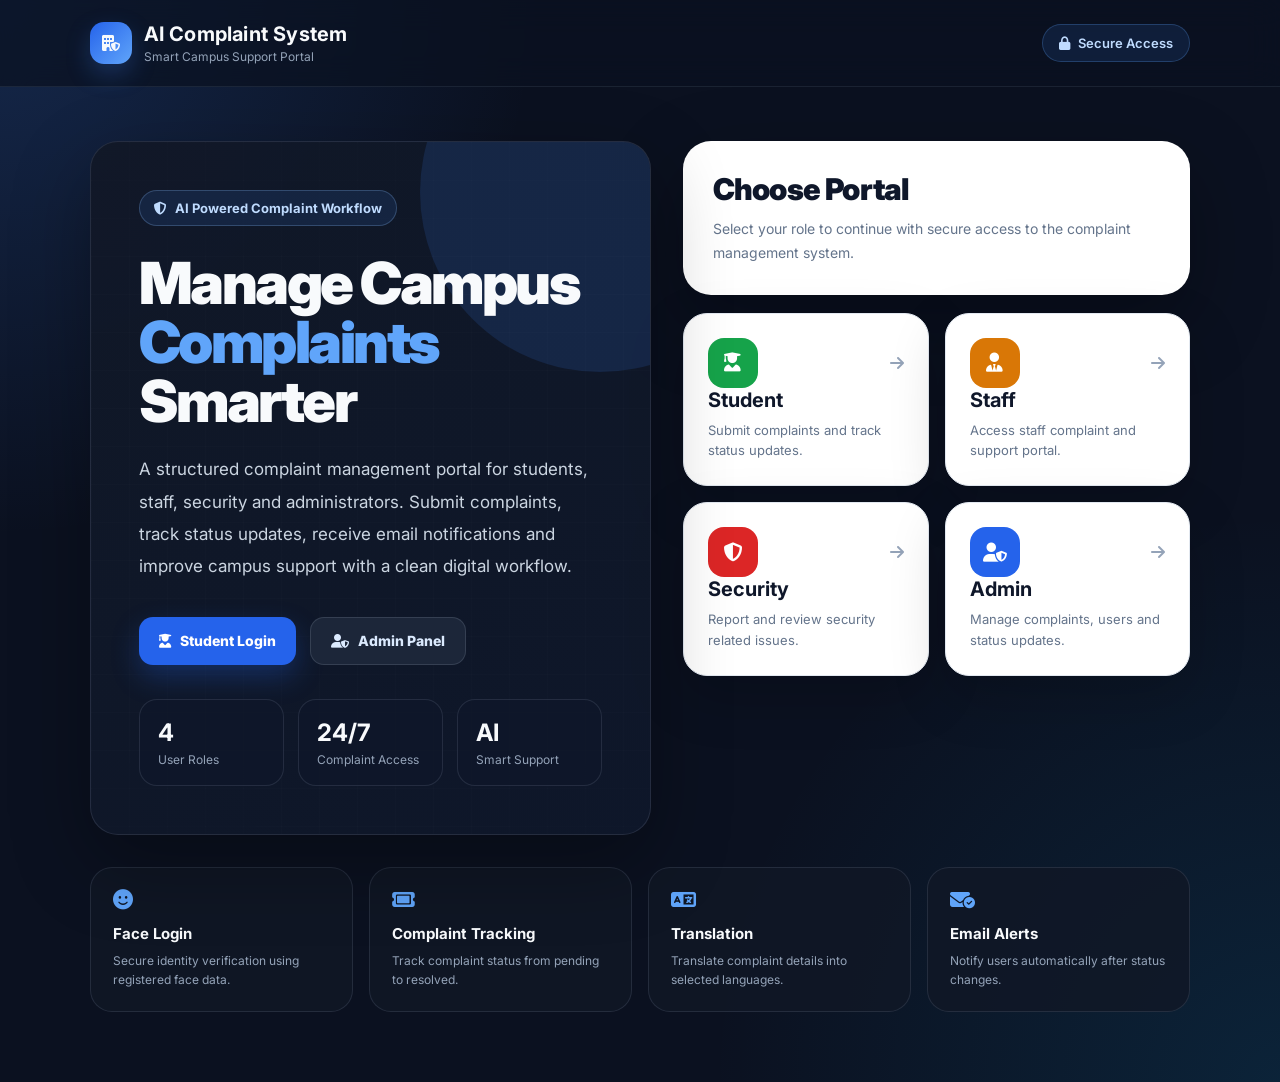
<file: templates/home.html>
<!DOCTYPE html>
<html lang="en">

<head>

<meta charset="UTF-8">

<meta name="viewport" content="width=device-width, initial-scale=1.0">

<title>AI Complaint System</title>

<link href="https://fonts.googleapis.com/css2?family=Inter:wght@400;500;600;700;800;900&display=swap" rel="stylesheet">

<link rel="stylesheet" href="https://cdnjs.cloudflare.com/ajax/libs/font-awesome/6.5.0/css/all.min.css">

<style>

*{
    margin:0;
    padding:0;
    box-sizing:border-box;
}

:root{
    --bg:#0b1120;
    --panel:#111827;
    --panel2:#0f172a;
    --card:#111827;
    --border:#1f2937;
    --text:#f8fafc;
    --muted:#94a3b8;
    --blue:#3b82f6;
    --green:#22c55e;
    --orange:#f59e0b;
    --red:#ef4444;
}

body{
    min-height:100vh;
    font-family:'Inter',sans-serif;
    background:
        radial-gradient(circle at top left, rgba(59,130,246,.20), transparent 32%),
        radial-gradient(circle at bottom right, rgba(14,165,233,.12), transparent 34%),
        var(--bg);
    color:var(--text);
}

/* ================= NAVBAR ================= */

.navbar{
    width:100%;
    padding:22px 7%;
    display:flex;
    align-items:center;
    justify-content:space-between;
    border-bottom:1px solid rgba(148,163,184,.12);
    background:rgba(11,17,32,.72);
    backdrop-filter:blur(16px);
    position:sticky;
    top:0;
    z-index:10;
}

.logo{
    display:flex;
    align-items:center;
    gap:12px;
}

.logo-icon{
    width:42px;
    height:42px;
    border-radius:14px;
    background:linear-gradient(135deg,#2563eb,#60a5fa);
    display:flex;
    align-items:center;
    justify-content:center;
    box-shadow:0 10px 25px rgba(59,130,246,.25);
}

.logo-text h2{
    font-size:20px;
    letter-spacing:.2px;
}

.logo-text p{
    font-size:12px;
    color:var(--muted);
    margin-top:3px;
}

.nav-badge{
    display:flex;
    align-items:center;
    gap:8px;
    padding:10px 16px;
    border-radius:999px;
    background:rgba(59,130,246,.12);
    border:1px solid rgba(96,165,250,.25);
    color:#bfdbfe;
    font-size:13px;
    font-weight:600;
}

/* ================= PAGE ================= */

.page{
    width:100%;
    padding:54px 7% 70px;
}

/* ================= HERO ================= */

.hero{
    max-width:1200px;
    margin:0 auto;
    display:grid;
    grid-template-columns:1.05fr .95fr;
    gap:32px;
    align-items:stretch;
}

.hero-left{
    min-height:520px;
    background:
        linear-gradient(145deg,rgba(17,24,39,.94),rgba(15,23,42,.94));
    border:1px solid rgba(148,163,184,.16);
    border-radius:28px;
    padding:48px;
    position:relative;
    overflow:hidden;
    box-shadow:0 28px 80px rgba(0,0,0,.32);
}

.hero-left::before{
    content:"";
    position:absolute;
    width:360px;
    height:360px;
    border-radius:50%;
    background:rgba(59,130,246,.14);
    right:-130px;
    top:-130px;
}

.hero-left::after{
    content:"";
    position:absolute;
    inset:0;
    background:
        linear-gradient(90deg,rgba(255,255,255,.03) 1px,transparent 1px),
        linear-gradient(rgba(255,255,255,.03) 1px,transparent 1px);
    background-size:38px 38px;
    opacity:.35;
    pointer-events:none;
}

.hero-content{
    position:relative;
    z-index:2;
}

.kicker{
    display:inline-flex;
    align-items:center;
    gap:8px;
    padding:9px 14px;
    border-radius:999px;
    background:rgba(59,130,246,.12);
    color:#bfdbfe;
    border:1px solid rgba(147,197,253,.24);
    font-size:13px;
    font-weight:700;
    margin-bottom:28px;
}

.hero-title{
    font-size:58px;
    line-height:1.02;
    letter-spacing:-2.5px;
    font-weight:900;
    margin-bottom:22px;
}

.hero-title span{
    color:#60a5fa;
}

.hero-desc{
    max-width:650px;
    font-size:17px;
    line-height:1.9;
    color:#cbd5e1;
    margin-bottom:34px;
}

.hero-actions{
    display:flex;
    gap:14px;
    flex-wrap:wrap;
    margin-bottom:34px;
}

.primary-btn,
.secondary-btn{
    height:48px;
    padding:0 20px;
    border-radius:14px;
    display:inline-flex;
    align-items:center;
    justify-content:center;
    gap:9px;
    text-decoration:none;
    font-size:14px;
    font-weight:800;
    transition:.25s;
}

.primary-btn{
    background:#2563eb;
    color:white;
    box-shadow:0 12px 28px rgba(37,99,235,.28);
}

.secondary-btn{
    background:rgba(30,41,59,.9);
    color:#dbeafe;
    border:1px solid rgba(148,163,184,.20);
}

.primary-btn:hover,
.secondary-btn:hover{
    transform:translateY(-2px);
}

.stats-row{
    display:grid;
    grid-template-columns:repeat(3,1fr);
    gap:14px;
}

.mini-stat{
    background:rgba(15,23,42,.75);
    border:1px solid rgba(148,163,184,.16);
    border-radius:18px;
    padding:18px;
}

.mini-stat h3{
    font-size:24px;
    margin-bottom:5px;
}

.mini-stat p{
    color:var(--muted);
    font-size:12px;
}

/* ================= LOGIN SECTION ================= */

.login-area{
    display:flex;
    flex-direction:column;
    gap:18px;
}

.login-header{
    background:#ffffff;
    color:#0f172a;
    border-radius:28px;
    padding:30px;
    box-shadow:0 28px 80px rgba(0,0,0,.30);
}

.login-header h2{
    font-size:30px;
    font-weight:900;
    letter-spacing:-.8px;
    margin-bottom:10px;
}

.login-header p{
    color:#64748b;
    line-height:1.7;
    font-size:14px;
}

.role-grid{
    display:grid;
    grid-template-columns:1fr 1fr;
    gap:16px;
}

.role-card{
    min-height:170px;
    text-decoration:none;
    color:#0f172a;
    background:#ffffff;
    border:1px solid #e2e8f0;
    border-radius:24px;
    padding:24px;
    display:flex;
    flex-direction:column;
    justify-content:space-between;
    transition:.25s ease;
    box-shadow:0 20px 55px rgba(0,0,0,.18);
}

.role-card:hover{
    transform:translateY(-5px);
    box-shadow:0 26px 70px rgba(0,0,0,.24);
    border-color:#93c5fd;
}

.role-top{
    display:flex;
    align-items:center;
    justify-content:space-between;
}

.role-icon{
    width:50px;
    height:50px;
    border-radius:16px;
    display:flex;
    align-items:center;
    justify-content:center;
    color:white;
    font-size:19px;
}

.student-icon{
    background:#16a34a;
}

.staff-icon{
    background:#d97706;
}

.security-icon{
    background:#dc2626;
}

.admin-icon{
    background:#2563eb;
}

.role-arrow{
    color:#94a3b8;
}

.role-card h3{
    font-size:20px;
    margin-bottom:8px;
}

.role-card p{
    color:#64748b;
    font-size:13px;
    line-height:1.6;
}

/* ================= FEATURE STRIP ================= */

.feature-strip{
    max-width:1200px;
    margin:32px auto 0;
    display:grid;
    grid-template-columns:repeat(4,1fr);
    gap:16px;
}

.feature-card{
    background:rgba(17,24,39,.82);
    border:1px solid rgba(148,163,184,.16);
    border-radius:22px;
    padding:22px;
}

.feature-card i{
    color:#60a5fa;
    font-size:20px;
    margin-bottom:14px;
}

.feature-card h4{
    font-size:15px;
    margin-bottom:8px;
}

.feature-card p{
    color:var(--muted);
    font-size:12px;
    line-height:1.6;
}

/* ================= RESPONSIVE ================= */

@media(max-width:1050px){

    .hero{
        grid-template-columns:1fr;
    }

    .hero-left{
        min-height:auto;
    }
}

@media(max-width:760px){

    .navbar{
        padding:18px 20px;
    }

    .nav-badge{
        display:none;
    }

    .page{
        padding:30px 20px 50px;
    }

    .hero-left{
        padding:30px;
        border-radius:22px;
    }

    .hero-title{
        font-size:40px;
        letter-spacing:-1.4px;
    }

    .stats-row,
    .role-grid,
    .feature-strip{
        grid-template-columns:1fr;
    }

    .login-header{
        padding:26px;
        border-radius:22px;
    }
}

@media(max-width:480px){

    .hero-title{
        font-size:34px;
    }

    .hero-desc{
        font-size:15px;
    }

    .primary-btn,
    .secondary-btn{
        width:100%;
    }
}

</style>

</head>

<body>

<!-- ================= NAVBAR ================= -->

<nav class="navbar">

    <div class="logo">

        <div class="logo-icon">

            <i class="fa-solid fa-building-shield"></i>

        </div>

        <div class="logo-text">

            <h2>AI Complaint System</h2>

            <p>Smart Campus Support Portal</p>

        </div>

    </div>

    <div class="nav-badge">

        <i class="fa-solid fa-lock"></i>

        Secure Access

    </div>

</nav>

<!-- ================= PAGE ================= -->

<main class="page">

    <section class="hero">

        <!-- LEFT HERO -->

        <div class="hero-left">

            <div class="hero-content">

                <div class="kicker">

                    <i class="fa-solid fa-shield-halved"></i>

                    AI Powered Complaint Workflow

                </div>

                <h1 class="hero-title">

                    Manage Campus <span>Complaints</span> Smarter

                </h1>

                <p class="hero-desc">

                    A structured complaint management portal for students, staff, security and administrators. Submit complaints, track status updates, receive email notifications and improve campus support with a clean digital workflow.

                </p>

                <div class="hero-actions">

                    <a href="/login/student" class="primary-btn">

                        <i class="fa-solid fa-user-graduate"></i>

                        Student Login

                    </a>

                    <a href="/admin_login" class="secondary-btn">

                        <i class="fa-solid fa-user-shield"></i>

                        Admin Panel

                    </a>

                </div>

                <div class="stats-row">

                    <div class="mini-stat">

                        <h3>4</h3>

                        <p>User Roles</p>

                    </div>

                    <div class="mini-stat">

                        <h3>24/7</h3>

                        <p>Complaint Access</p>

                    </div>

                    <div class="mini-stat">

                        <h3>AI</h3>

                        <p>Smart Support</p>

                    </div>

                </div>

            </div>

        </div>

        <!-- RIGHT LOGIN -->

        <div class="login-area">

            <div class="login-header">

                <h2>Choose Portal</h2>

                <p>Select your role to continue with secure access to the complaint management system.</p>

            </div>

            <div class="role-grid">

                <a href="/login/student" class="role-card">

                    <div class="role-top">

                        <div class="role-icon student-icon">

                            <i class="fa-solid fa-user-graduate"></i>

                        </div>

                        <i class="fa-solid fa-arrow-right role-arrow"></i>

                    </div>

                    <div>

                        <h3>Student</h3>

                        <p>Submit complaints and track status updates.</p>

                    </div>

                </a>

                <a href="/login/staff" class="role-card">

                    <div class="role-top">

                        <div class="role-icon staff-icon">

                            <i class="fa-solid fa-user-tie"></i>

                        </div>

                        <i class="fa-solid fa-arrow-right role-arrow"></i>

                    </div>

                    <div>

                        <h3>Staff</h3>

                        <p>Access staff complaint and support portal.</p>

                    </div>

                </a>

                <a href="/login/security" class="role-card">

                    <div class="role-top">

                        <div class="role-icon security-icon">

                            <i class="fa-solid fa-shield-halved"></i>

                        </div>

                        <i class="fa-solid fa-arrow-right role-arrow"></i>

                    </div>

                    <div>

                        <h3>Security</h3>

                        <p>Report and review security related issues.</p>

                    </div>

                </a>

                <a href="/admin_login" class="role-card">

                    <div class="role-top">

                        <div class="role-icon admin-icon">

                            <i class="fa-solid fa-user-shield"></i>

                        </div>

                        <i class="fa-solid fa-arrow-right role-arrow"></i>

                    </div>

                    <div>

                        <h3>Admin</h3>

                        <p>Manage complaints, users and status updates.</p>

                    </div>

                </a>

            </div>

        </div>

    </section>

    <!-- FEATURE STRIP -->

    <section class="feature-strip">

        <div class="feature-card">

            <i class="fa-solid fa-face-smile"></i>

            <h4>Face Login</h4>

            <p>Secure identity verification using registered face data.</p>

        </div>

        <div class="feature-card">

            <i class="fa-solid fa-ticket"></i>

            <h4>Complaint Tracking</h4>

            <p>Track complaint status from pending to resolved.</p>

        </div>

        <div class="feature-card">

            <i class="fa-solid fa-language"></i>

            <h4>Translation</h4>

            <p>Translate complaint details into selected languages.</p>

        </div>

        <div class="feature-card">

            <i class="fa-solid fa-envelope-circle-check"></i>

            <h4>Email Alerts</h4>

            <p>Notify users automatically after status changes.</p>

        </div>

    </section>

</main>

</body>

</html>
</file>
